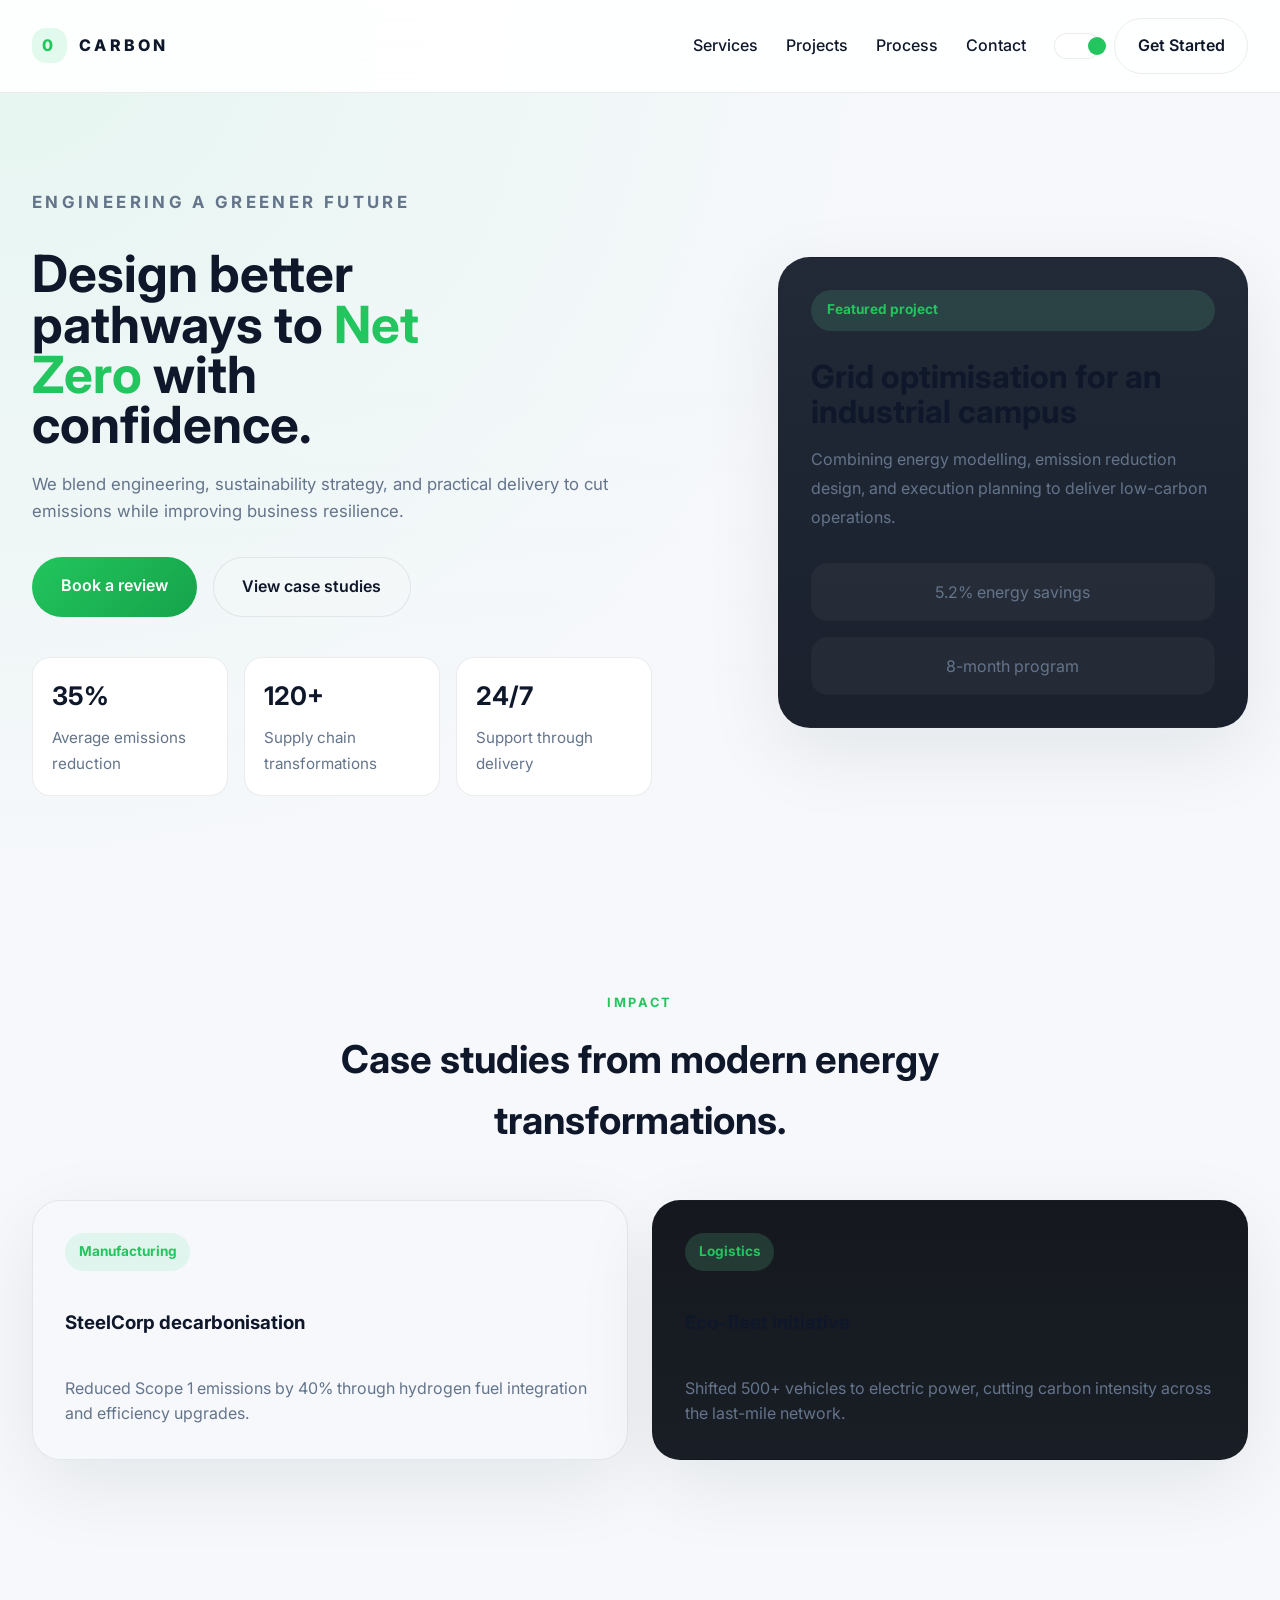
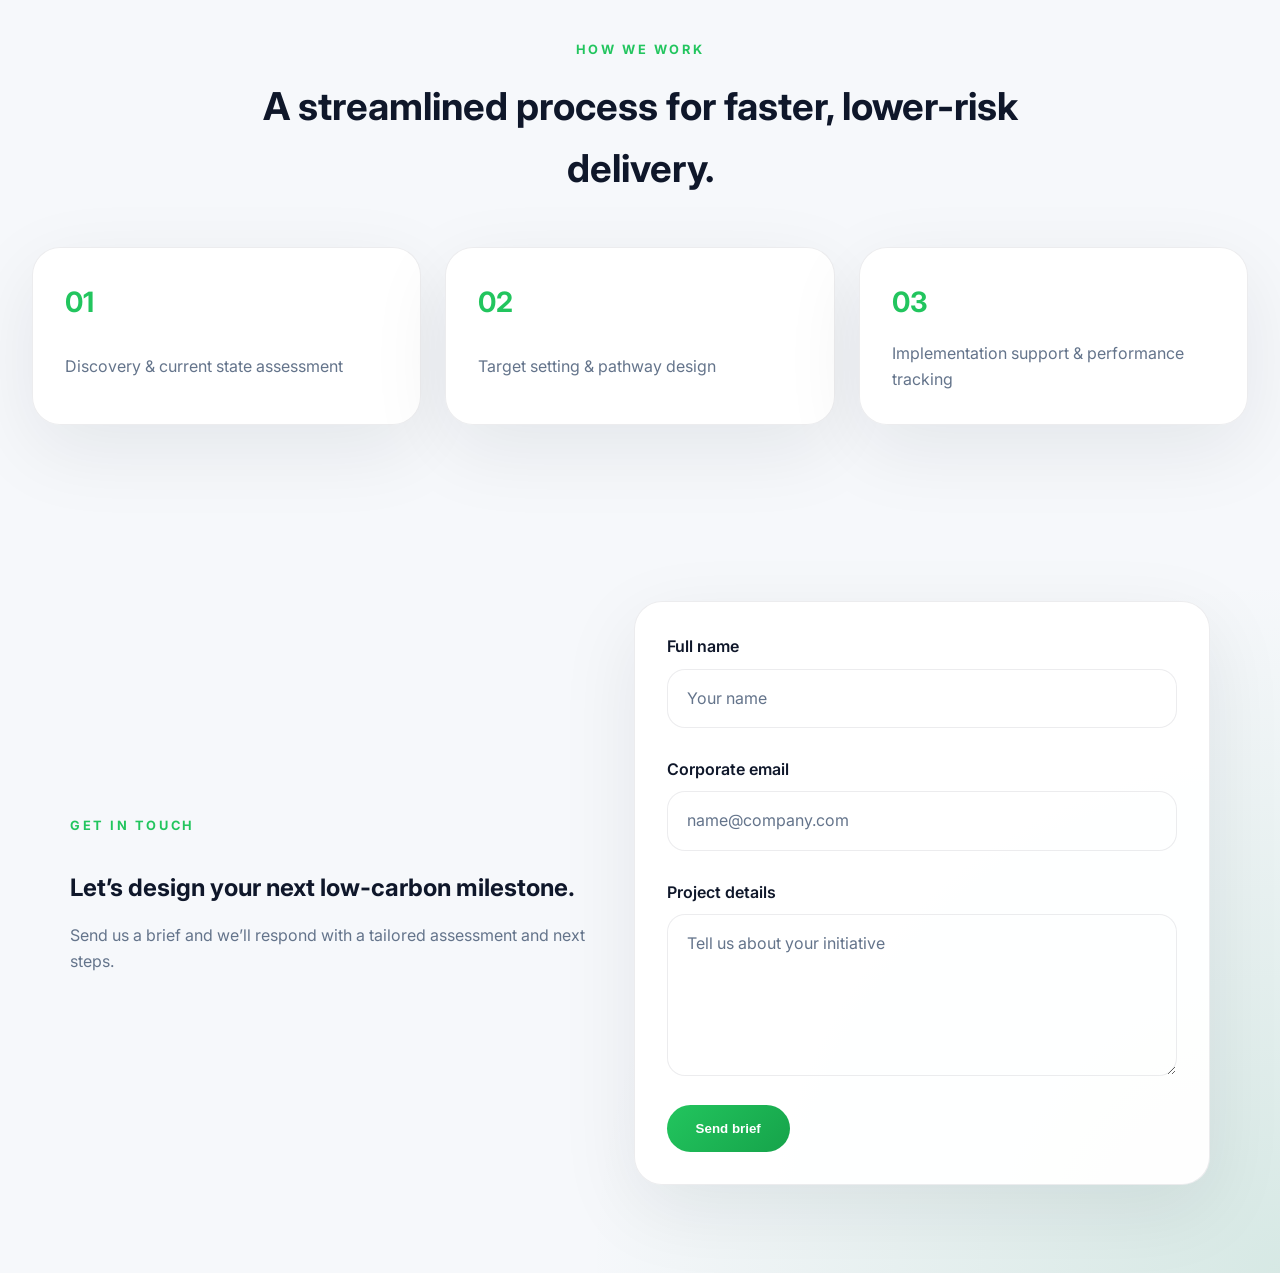
<file: index.html>
<!DOCTYPE html>
<html lang="en" data-theme="dark">

<head>
    <meta charset="UTF-8">
    <meta name="viewport" content="width=device-width, initial-scale=1.0">
    <title>0Carbon | Engineering a Net Zero Future</title>
    <link rel="stylesheet" href="style.css">
    <link rel="preconnect" href="https://fonts.googleapis.com">
    <link rel="preconnect" href="https://fonts.gstatic.com" crossorigin>
    <link href="https://fonts.googleapis.com/css2?family=Inter:wght@300;400;500;600;700;800&display=swap" rel="stylesheet">
</head>

<body>
    <div class="page-shell">
        <nav class="navbar">
            <div class="brand">
                <span class="brand-mark">0</span>
                <span class="brand-text">CARBON</span>
            </div>
            <button class="nav-toggle" id="navToggle" aria-label="Open navigation">
                <span></span>
                <span></span>
                <span></span>
            </button>
            <div class="nav-menu" id="navMenu">
                <ul class="nav-links">
                    <li><a href="services.html">Services</a></li>
                    <li><a href="#projects">Projects</a></li>
                    <li><a href="#process">Process</a></li>
                    <li><a href="#contact">Contact</a></li>
                </ul>
                <div class="nav-actions">
                    <button id="theme-toggle" class="theme-btn" aria-label="Toggle theme">
                        <span class="mode-icon"></span>
                    </button>
                    <a class="btn-outline" href="#contact">Get Started</a>
                </div>
            </div>
        </nav>

        <header class="hero">
            <div class="hero-copy">
                <p class="eyebrow">Engineering a greener future</p>
                <h1>Design better pathways to <span>Net Zero</span> with confidence.</h1>
                <p>We blend engineering, sustainability strategy, and practical delivery to cut emissions while improving business resilience.</p>
                <div class="hero-actions">
                    <a class="btn-primary" href="#contact">Book a review</a>
                    <a class="btn-secondary" href="#projects">View case studies</a>
                </div>
                <div class="hero-metrics">
                    <div>
                        <strong>35%</strong>
                        <span>Average emissions reduction</span>
                    </div>
                    <div>
                        <strong>120+</strong>
                        <span>Supply chain transformations</span>
                    </div>
                    <div>
                        <strong>24/7</strong>
                        <span>Support through delivery</span>
                    </div>
                </div>
            </div>
            <div class="hero-panel">
                <div class="panel-badge">Featured project</div>
                <h2>Grid optimisation for an industrial campus</h2>
                <p>Combining energy modelling, emission reduction design, and execution planning to deliver low-carbon operations.</p>
                <div class="panel-footer">
                    <span>5.2% energy savings</span>
                    <span>8-month program</span>
                </div>
            </div>
        </header>

        <main>
            

            <section id="projects" class="case-studies">
                <div class="section-intro">
                    <span class="section-label">Impact</span>
                    <h2>Case studies from modern energy transformations.</h2>
                </div>
                <div class="grid grid-2">
                    <article class="project-card project-card--light">
                        <span class="tag">Manufacturing</span>
                        <h3>SteelCorp decarbonisation</h3>
                        <p>Reduced Scope 1 emissions by 40% through hydrogen fuel integration and efficiency upgrades.</p>
                    </article>
                    <article class="project-card project-card--dark">
                        <span class="tag">Logistics</span>
                        <h3>Eco-fleet initiative</h3>
                        <p>Shifted 500+ vehicles to electric power, cutting carbon intensity across the last-mile network.</p>
                    </article>
                </div>
            </section>

            <section id="process" class="process-section">
                <div class="section-intro">
                    <span class="section-label">How we work</span>
                    <h2>A streamlined process for faster, lower-risk delivery.</h2>
                </div>
                <div class="process-grid">
                    <div class="process-step">
                        <h3>01</h3>
                        <p>Discovery & current state assessment</p>
                    </div>
                    <div class="process-step">
                        <h3>02</h3>
                        <p>Target setting & pathway design</p>
                    </div>
                    <div class="process-step">
                        <h3>03</h3>
                        <p>Implementation support & performance tracking</p>
                    </div>
                </div>
            </section>

            <section id="contact" class="contact-section">
                <div class="contact-wrap">
                    <div class="contact-copy">
                        <span class="section-label">Get in touch</span>
                        <h2>Let’s design your next low-carbon milestone.</h2>
                        <p>Send us a brief and we’ll respond with a tailored assessment and next steps.</p>
                    </div>
                    <form id="contactForm" class="contact-form">
                        <div class="input-group">
                            <label for="name">Full name</label>
                            <input type="text" id="name" placeholder="Your name" required>
                            <small class="error-msg"></small>
                        </div>
                        <div class="input-group">
                            <label for="email">Corporate email</label>
                            <input type="email" id="email" placeholder="name@company.com" required>
                            <small class="error-msg"></small>
                        </div>
                        <div class="input-group">
                            <label for="message">Project details</label>
                            <textarea id="message" rows="5" placeholder="Tell us about your initiative" required></textarea>
                            <small class="error-msg"></small>
                        </div>
                        <button type="submit" class="btn-primary">Send brief</button>
                        <div id="formFeedback" class="form-feedback hidden">Thank you! We’ll be in touch within 24 hours.</div>
                    </form>
                </div>
            </section>
        </main>
    </div>

    <script src="script.js"></script>
</body>

</html>
</file>
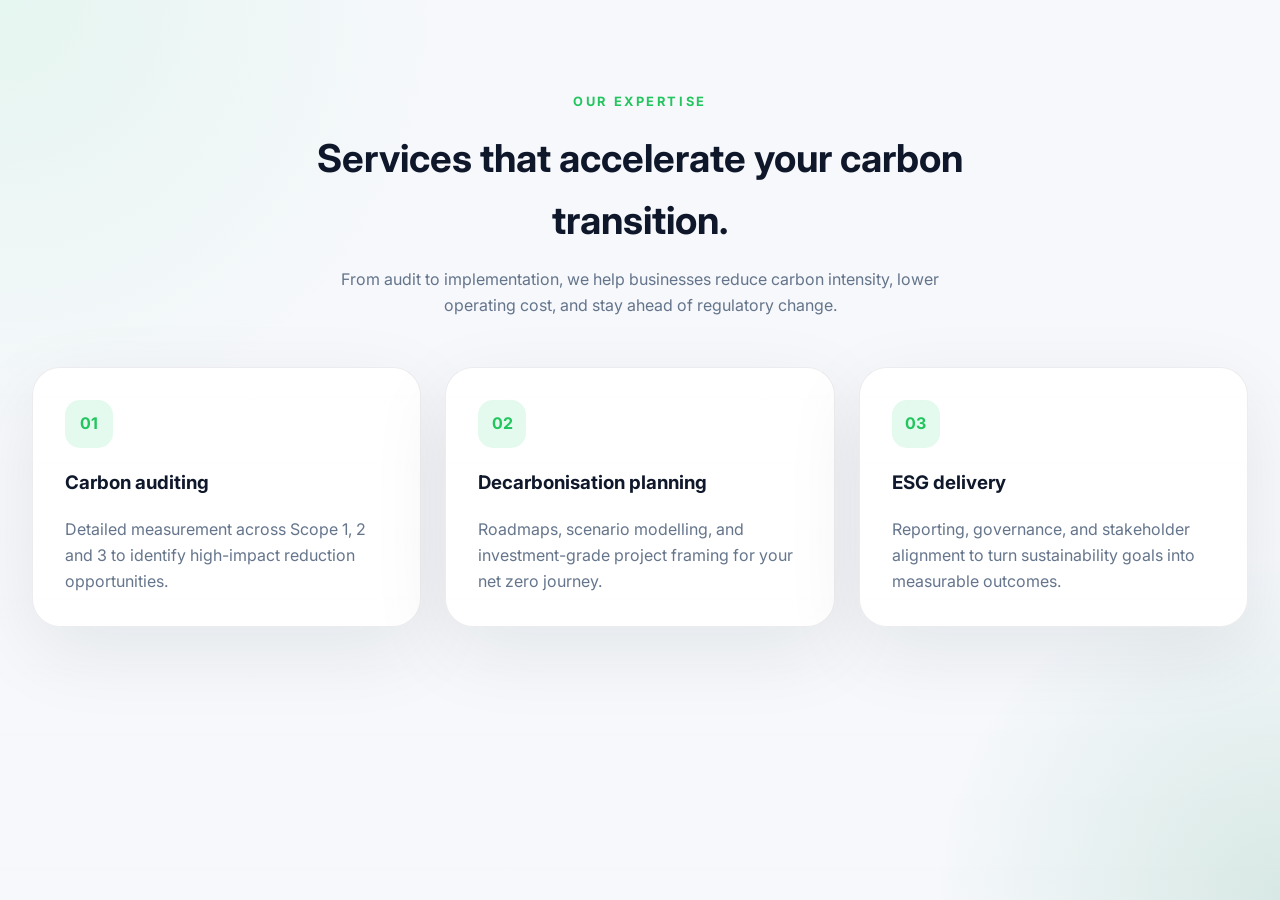
<file: services.html>
<!DOCTYPE html>
<html lang="en" data-theme="dark">

<head>
    <meta charset="UTF-8">
    <meta name="viewport" content="width=device-width, initial-scale=1.0">
    <title>0Carbon | Engineering a Net Zero Future</title>
    <link rel="stylesheet" href="style.css">
    <link rel="preconnect" href="https://fonts.googleapis.com">
    <link rel="preconnect" href="https://fonts.gstatic.com" crossorigin>
    <link href="https://fonts.googleapis.com/css2?family=Inter:wght@300;400;500;600;700;800&display=swap" rel="stylesheet">
</head>

<body>


<main>
    <section id="services" class="services">
                <div class="section-intro">
                    <span class="section-label">Our expertise</span>
                    <h2>Services that accelerate your carbon transition.</h2>
                    <p>From audit to implementation, we help businesses reduce carbon intensity, lower operating cost, and stay ahead of regulatory change.</p>
                </div>
                <div class="grid grid-3">
                    <article class="service-card">
                        <div class="service-icon">01</div>
                        <h3>Carbon auditing</h3>
                        <p>Detailed measurement across Scope 1, 2 and 3 to identify high-impact reduction opportunities.</p>
                    </article>
                    <article class="service-card">
                        <div class="service-icon">02</div>
                        <h3>Decarbonisation planning</h3>
                        <p>Roadmaps, scenario modelling, and investment-grade project framing for your net zero journey.</p>
                    </article>
                    <article class="service-card">
                        <div class="service-icon">03</div>
                        <h3>ESG delivery</h3>
                        <p>Reporting, governance, and stakeholder alignment to turn sustainability goals into measurable outcomes.</p>
                    </article>
                </div>
            </section>
</main>
    <script src="script.js"></script>
</body>

</html>
</file>
<file: style.css>
:root {
    --bg-color: #06090e;
    --surface: rgba(14, 20, 29, 0.9);
    --card-bg: rgba(12, 18, 28, 0.96);
    --panel-bg: rgba(9, 14, 22, 0.9);
    --text-main: #f8fafc;
    --text-muted: #a6b2c1;
    --accent: #6ce3a3;
    --accent-strong: #3ade8b;
    --border: rgba(255, 255, 255, 0.08);
    --shadow: 0 32px 120px rgba(5, 9, 16, 0.35);
    --nav-bg: rgba(9, 14, 22, 0.75);
}

[data-theme="light"] {
    --bg-color: #f6f8fb;
    --surface: rgba(255, 255, 255, 0.95);
    --card-bg: #ffffff;
    --panel-bg: rgba(255, 255, 255, 0.95);
    --text-main: #0f172a;
    --text-muted: #64748b;
    --accent: #22c55e;
    --accent-strong: #16a34a;
    --border: rgba(15, 23, 42, 0.08);
    --shadow: 0 24px 80px rgba(15, 23, 42, 0.08);
    --nav-bg: rgba(255, 255, 255, 0.9);
}

* {
    margin: 0;
    padding: 0;
    box-sizing: border-box;
}

html {
    scroll-behavior: smooth;
}

body {
    font-family: 'Inter', sans-serif;
    background: radial-gradient(circle at top left, rgba(108, 227, 163, 0.12), transparent 28%),
        radial-gradient(circle at bottom right, rgba(51, 152, 111, 0.16), transparent 22%),
        var(--bg-color);
    color: var(--text-main);
    min-height: 100vh;
    line-height: 1.6;
    transition: background 0.35s ease, color 0.35s ease;
}

body::before {
    content: '';
    position: fixed;
    inset: 0;
    background: linear-gradient(180deg, transparent 40%, rgba(255, 255, 255, 0.03) 100%);
    pointer-events: none;
}

.page-shell {
    position: relative;
    overflow-x: hidden;
}

.navbar {
    position: sticky;
    top: 0;
    z-index: 100;
    display: flex;
    align-items: center;
    justify-content: space-between;
    gap: 1rem;
    padding: 1.1rem 2rem;
    background: var(--nav-bg);
    backdrop-filter: blur(18px);
    border-bottom: 1px solid var(--border);
}

.brand {
    display: flex;
    align-items: center;
    gap: 0.75rem;
    font-weight: 800;
    letter-spacing: 0.2em;
    text-transform: uppercase;
    color: var(--text-main);
}

.brand-mark {
    display: inline-flex;
    width: 2.2rem;
    height: 2.2rem;
    align-items: center;
    justify-content: center;
    border-radius: 14px;
    background: rgba(108, 227, 163, 0.18);
    color: var(--accent);
    font-size: 1rem;
}

.nav-toggle {
    display: none;
    border: none;
    background: transparent;
    cursor: pointer;
    gap: 0.35rem;
    flex-direction: column;
    justify-content: center;
    padding: 0.35rem;
}

.nav-toggle span {
    display: block;
    width: 1.75rem;
    height: 2px;
    background: var(--text-main);
    border-radius: 999px;
}

.nav-menu {
    display: flex;
    align-items: center;
    gap: 1.75rem;
}

.nav-links {
    display: flex;
    gap: 1.75rem;
    list-style: none;
}

.nav-links a {
    color: var(--text-main);
    text-decoration: none;
    font-weight: 500;
    transition: color 0.2s ease;
}

.nav-links a:hover,
.nav-links a:focus-visible {
    color: var(--accent);
}

.nav-actions {
    display: flex;
    align-items: center;
    gap: 0.9rem;
}

.theme-btn {
    width: 46px;
    height: 26px;
    border-radius: 999px;
    border: 1px solid var(--border);
    background: var(--surface);
    display: grid;
    place-items: center;
    position: relative;
    cursor: pointer;
}

.mode-icon {
    width: 18px;
    height: 18px;
    border-radius: 50%;
    background: var(--accent);
    transform: translateX(0);
    transition: transform 0.25s ease;
}

[data-theme="light"] .mode-icon {
    transform: translateX(20px);
}

.btn-outline,
.btn-primary,
.btn-secondary {
    border-radius: 999px;
    font-weight: 600;
    transition: transform 0.25s ease, background 0.25s ease, color 0.25s ease;
}

.btn-outline {
    padding: 0.9rem 1.4rem;
    border: 1px solid var(--border);
    color: var(--text-main);
    text-decoration: none;
    background: transparent;
}

.btn-outline:hover {
    transform: translateY(-1px);
    border-color: var(--accent);
    color: var(--accent);
}

.hero {
    display: grid;
    grid-template-columns: 1.2fr 0.8fr;
    align-items: center;
    gap: 2.5rem;
    min-height: calc(100vh - 92px);
    padding: 3.5rem 2rem 4rem;
}

.hero-copy {
    max-width: 620px;
}

.eyebrow {
    display: inline-flex;
    align-items: center;
    gap: 0.5rem;
    color: var(--accent);
    font-size: 0.85rem;
    font-weight: 700;
    text-transform: uppercase;
    letter-spacing: 0.2em;
    margin-bottom: 1rem;
}

.hero h1 {
    font-size: clamp(3rem, 4vw, 4.25rem);
    line-height: 0.98;
    max-width: 12ch;
    margin-bottom: 1.4rem;
}

.hero h1 span {
    color: var(--accent);
}

.hero-copy p {
    max-width: 42rem;
    color: var(--text-muted);
    font-size: 1.05rem;
    margin-bottom: 2rem;
}

.hero-actions {
    display: flex;
    flex-wrap: wrap;
    gap: 1rem;
    margin-bottom: 2.5rem;
}

.btn-primary {
    padding: 1rem 1.8rem;
    background: linear-gradient(135deg, var(--accent), var(--accent-strong));
    color: #fff;
    border: none;
    cursor: pointer;
    text-decoration: none;
}

.btn-secondary {
    padding: 1rem 1.8rem;
    background: rgba(255, 255, 255, 0.08);
    border: 1px solid var(--border);
    color: var(--text-main);
    text-decoration: none;
}

.hero-metrics {
    display: grid;
    grid-template-columns: repeat(3, minmax(0, 1fr));
    gap: 1rem;
}

.hero-metrics div {
    padding: 1.15rem 1.2rem;
    background: var(--panel-bg);
    border: 1px solid var(--border);
    border-radius: 18px;
}

.hero-metrics strong {
    display: block;
    font-size: 1.6rem;
    margin-bottom: 0.5rem;
    color: var(--text-main);
}

.hero-metrics span {
    color: var(--text-muted);
    font-size: 0.95rem;
}

.hero-panel {
    position: relative;
    padding: 2rem;
    background: linear-gradient(180deg, rgba(22, 30, 44, 0.95), rgba(14, 21, 34, 0.95));
    border: 1px solid var(--border);
    border-radius: 32px;
    box-shadow: var(--shadow);
    min-height: 420px;
    display: flex;
    flex-direction: column;
    justify-content: center;
}

.panel-badge {
    display: inline-flex;
    padding: 0.6rem 1rem;
    background: rgba(108, 227, 163, 0.14);
    color: var(--accent);
    border-radius: 999px;
    font-size: 0.85rem;
    margin-bottom: 1.75rem;
    font-weight: 700;
}

.hero-panel h2 {
    font-size: 2rem;
    line-height: 1.1;
    margin-bottom: 1rem;
}

.hero-panel p {
    color: var(--text-muted);
    line-height: 1.8;
    margin-bottom: 2rem;
}

.panel-footer {
    display: grid;
    gap: 1rem;
}

.panel-footer span {
    display: inline-flex;
    align-items: center;
    justify-content: center;
    padding: 0.95rem 1rem;
    background: rgba(255, 255, 255, 0.04);
    border-radius: 16px;
    border: 1px solid var(--border);
    color: var(--text-muted);
}

.section-intro {
    max-width: 760px;
    margin: 0 auto 3rem;
    text-align: center;
}

.section-label {
    display: inline-flex;
    color: var(--accent);
    font-weight: 700;
    text-transform: uppercase;
    letter-spacing: 0.2em;
    font-size: 0.8rem;
    margin-bottom: 1rem;
}

.section-intro h2 {
    font-size: clamp(2rem, 3vw, 2.8rem);
    margin-bottom: 1rem;
}

.section-intro p {
    color: var(--text-muted);
    max-width: 42rem;
    margin: 0 auto;
}

.services,
.case-studies,
.process-section,
.contact-section {
    padding: 5.5rem 2rem;
}

.grid {
    display: grid;
    gap: 1.5rem;
}

.grid-3 {
    grid-template-columns: repeat(3, minmax(0, 1fr));
}

.grid-2 {
    grid-template-columns: repeat(2, minmax(0, 1fr));
}

.service-card,
.project-card,
.process-step,
.contact-form {
    background: var(--panel-bg);
    border: 1px solid var(--border);
    border-radius: 28px;
    padding: 2rem;
    box-shadow: var(--shadow);
}

.service-card {
    display: flex;
    flex-direction: column;
    gap: 1.25rem;
}

.service-icon {
    width: 3rem;
    height: 3rem;
    border-radius: 15px;
    background: rgba(108, 227, 163, 0.18);
    color: var(--accent);
    display: grid;
    place-items: center;
    font-weight: 700;
}

.service-card h3,
.project-card h3 {
    margin: 0;
}

.service-card p,
.project-card p,
.process-step p,
.hero-panel p {
    color: var(--text-muted);
}

.project-card {
    display: flex;
    flex-direction: column;
    justify-content: space-between;
    min-height: 260px;
    gap: 1.25rem;
}

.project-card--light {
    background: linear-gradient(180deg, rgba(255,255,255,0.08), rgba(255,255,255,0.02));
}

.project-card--dark {
    background: linear-gradient(180deg, rgba(8,12,18,0.95), rgba(13,18,26,0.95));
}

.tag {
    width: fit-content;
    padding: 0.5rem 0.85rem;
    background: rgba(108, 227, 163, 0.16);
    color: var(--accent);
    border-radius: 999px;
    font-size: 0.85rem;
    font-weight: 700;
}

.process-grid {
    display: grid;
    grid-template-columns: repeat(3, minmax(0, 1fr));
    gap: 1.5rem;
}

.process-step {
    display: grid;
    gap: 1rem;
    justify-items: start;
}

.process-step h3 {
    font-size: 1.75rem;
    color: var(--accent);
}

.process-step p {
    margin: 0;
}

.contact-wrap {
    display: grid;
    grid-template-columns: 1fr 1.1fr;
    gap: 2.5rem;
    align-items: center;
    max-width: 1140px;
    margin: 0 auto;
}

.contact-copy h2 {
    margin: 1rem 0 1rem;
}

.contact-copy p {
    color: var(--text-muted);
    max-width: 40rem;
}

.contact-form {
    display: grid;
    gap: 1.25rem;
}

.input-group {
    display: grid;
    gap: 0.55rem;
}

.input-group label {
    color: var(--text-main);
    font-weight: 600;
}

input,
textarea {
    width: 100%;
    border-radius: 18px;
    border: 1px solid var(--border);
    background: rgba(255, 255, 255, 0.03);
    color: var(--text-main);
    padding: 1rem 1.2rem;
    font: inherit;
}

input::placeholder,
textarea::placeholder {
    color: var(--text-muted);
}

.btn-primary {
    width: fit-content;
}

.form-feedback {
    color: var(--accent);
    font-weight: 600;
    margin-top: 0.75rem;
}

.hidden {
    display: none;
}

@media (max-width: 1050px) {
    .hero {
        grid-template-columns: 1fr;
        min-height: auto;
    }

    .hero-panel {
        order: -1;
    }

    .contact-wrap {
        grid-template-columns: 1fr;
    }
}

@media (max-width: 860px) {
    .navbar {
        padding: 1rem 1.25rem;
    }

    .nav-toggle {
        display: flex;
    }

    .nav-menu {
        position: fixed;
        inset: 72px 0 0;
        background: rgba(6, 9, 14, 0.98);
        backdrop-filter: blur(20px);
        flex-direction: column;
        padding: 1.5rem 1.75rem;
        gap: 1.5rem;
        transform: translateY(-110%);
        transition: transform 0.28s ease;
        pointer-events: none;
        opacity: 0;
    }

    .nav-menu.open {
        transform: translateY(0);
        opacity: 1;
        pointer-events: auto;
    }

    .nav-links {
        flex-direction: column;
        gap: 1rem;
    }

    .hero-metrics {
        grid-template-columns: 1fr;
    }

    .grid-3,
    .grid-2,
    .process-grid {
        grid-template-columns: 1fr;
    }
}

@media (max-width: 640px) {
    .navbar {
        flex-wrap: wrap;
        gap: 1rem;
    }

    .hero-copy h1 {
        font-size: 2.6rem;
    }

    .hero-actions {
        flex-direction: column;
        align-items: stretch;
    }

    .hero-panel {
        border-radius: 24px;
    }
}
</file>
